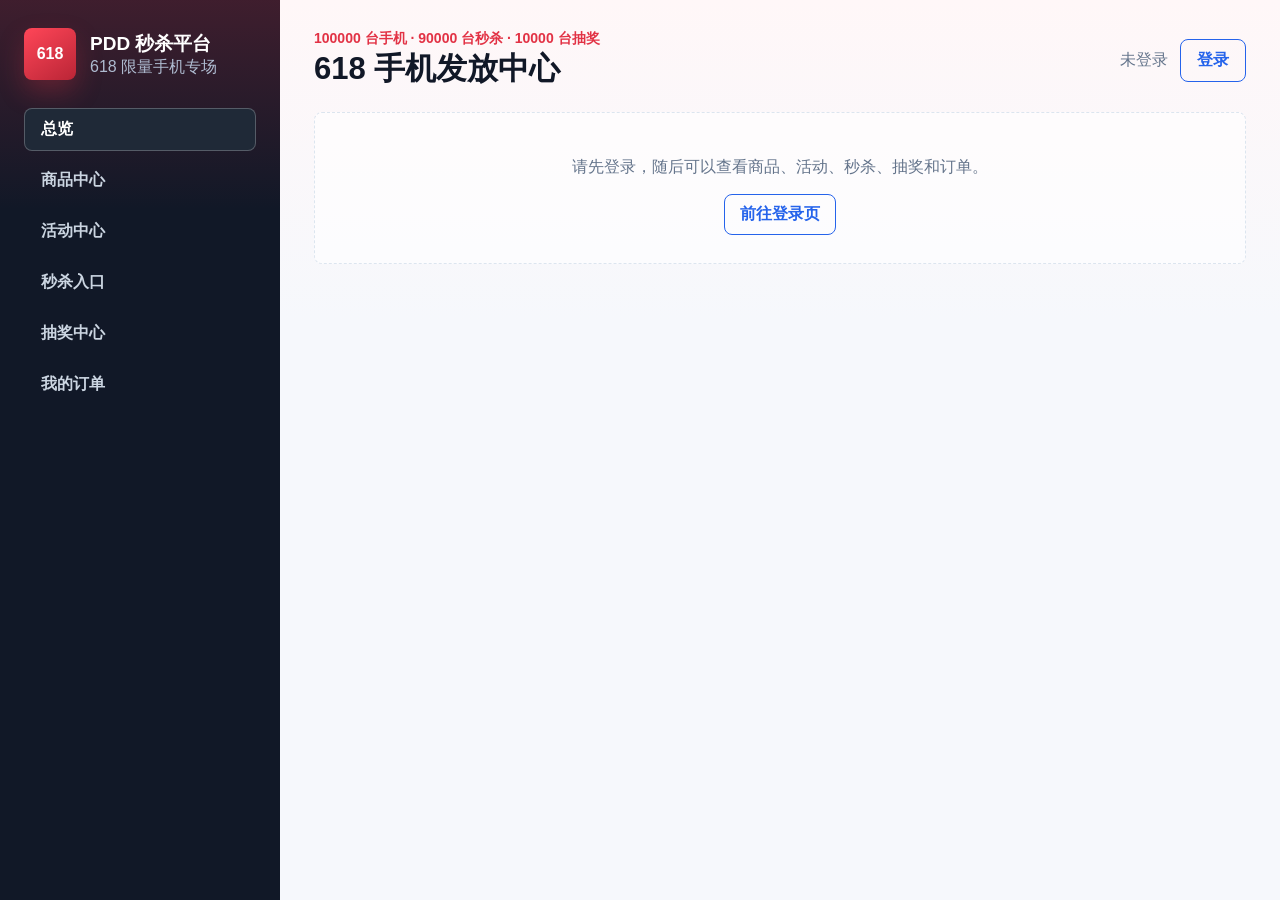
<file: pdd-web/index.html>
<!doctype html>
<html lang="zh-CN">
<head>
    <meta charset="UTF-8">
    <meta name="viewport" content="width=device-width, initial-scale=1.0">
    <title>PDD 618 秒杀抽奖平台</title>
    <link rel="stylesheet" href="./styles.css">
</head>
<body>
<div class="shell">
    <aside class="sidebar">
        <div class="brand">
            <div class="brand-mark">618</div>
            <div>
                <h1>PDD 秒杀平台</h1>
                <p>618 限量手机专场</p>
            </div>
        </div>

        <nav class="nav" aria-label="主导航">
            <button class="nav-item active" data-route="dashboard">总览</button>
            <button class="nav-item" data-route="products">商品中心</button>
            <button class="nav-item" data-route="activities">活动中心</button>
            <button class="nav-item" data-route="seckill">秒杀入口</button>
            <button class="nav-item" data-route="lottery">抽奖中心</button>
            <button class="nav-item" data-route="orders">我的订单</button>
        </nav>

    </aside>

    <main class="main">
        <header class="topbar">
            <div>
                <p id="pageSubtitle" class="eyebrow">100000 台手机 · 90000 台秒杀 · 10000 台抽奖</p>
                <h2 id="pageTitle">618 手机发放中心</h2>
            </div>
            <div class="user-box">
                <span id="loginState">未登录</span>
                <button id="loginPageBtn" class="secondary-button">登录</button>
                <button id="logoutBtn" class="secondary-button hidden">退出</button>
            </div>
        </header>

        <section id="appView" class="view-host"></section>
        <div id="toast" class="toast hidden"></div>
    </main>
</div>

<script src="./src/core/constants.js"></script>
<script src="./src/core/utils.js"></script>
<script src="./src/core/state.js"></script>
<script src="./src/core/http.js"></script>
<script src="./src/core/components.js"></script>
<script src="./src/api/authApi.js"></script>
<script src="./src/api/productApi.js"></script>
<script src="./src/api/activityApi.js"></script>
<script src="./src/api/seckillApi.js"></script>
<script src="./src/api/lotteryApi.js"></script>
<script src="./src/api/orderApi.js"></script>
<script src="./src/core/router.js"></script>
<script src="./src/pages/dashboardPage.js"></script>
<script src="./src/pages/productsPage.js"></script>
<script src="./src/pages/activitiesPage.js"></script>
<script src="./src/pages/seckillPage.js"></script>
<script src="./src/pages/lotteryPage.js"></script>
<script src="./src/pages/ordersPage.js"></script>
<script src="./src/pages/opsPage.js"></script>
<script src="./src/pages/topologyPage.js"></script>
<script src="./app.js"></script>
</body>
</html>
</file>
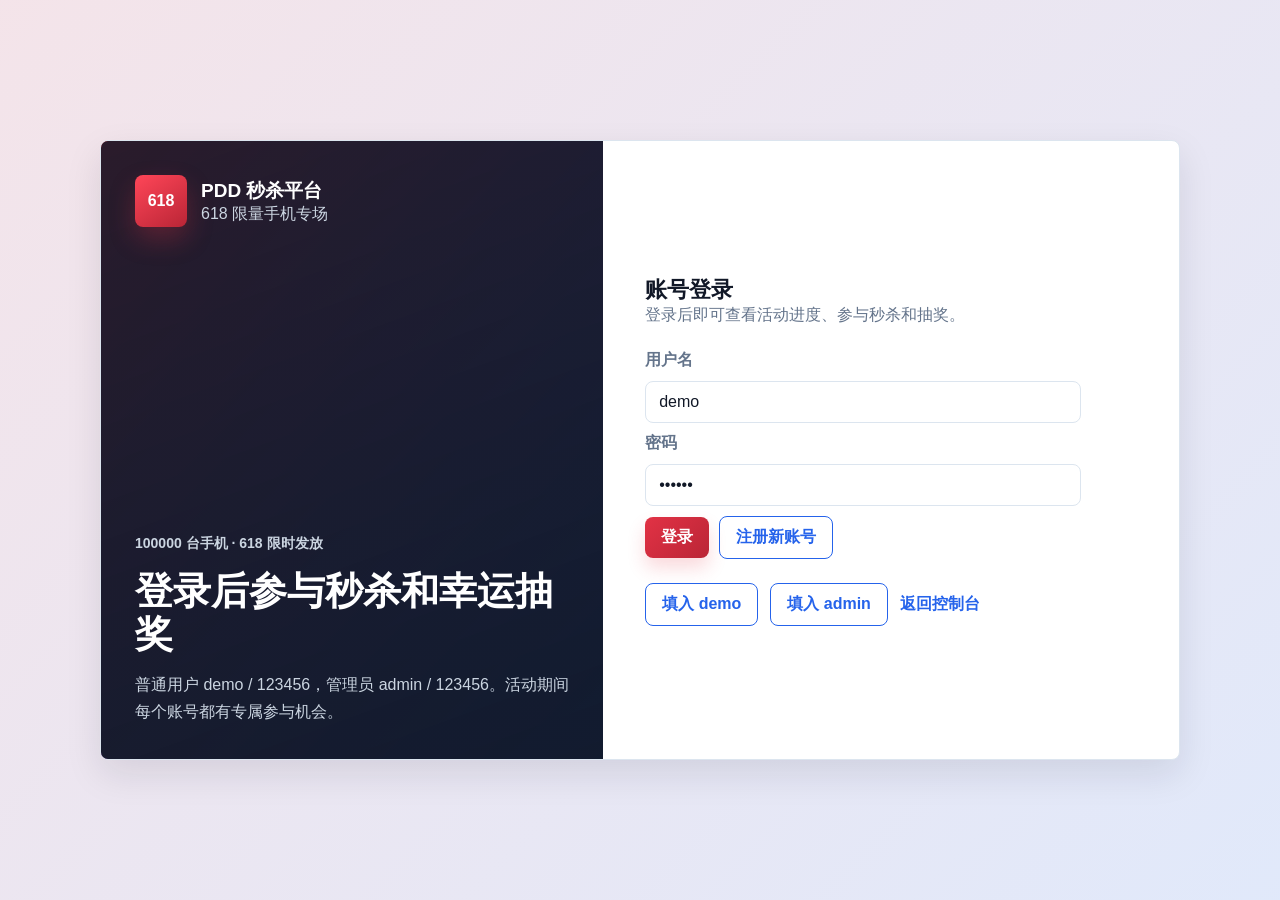
<file: pdd-web/login.html>
<!doctype html>
<html lang="zh-CN">
<head>
    <meta charset="UTF-8">
    <meta name="viewport" content="width=device-width, initial-scale=1.0">
    <title>PDD 618 登录</title>
    <link rel="stylesheet" href="./styles.css">
</head>
<body class="login-page">
<main class="login-shell">
    <section class="login-visual">
        <div class="brand">
            <div class="brand-mark">618</div>
            <div>
                <h1>PDD 秒杀平台</h1>
                <p>618 限量手机专场</p>
            </div>
        </div>
        <div class="login-copy">
            <p class="eyebrow">100000 台手机 · 618 限时发放</p>
            <h2>登录后参与秒杀和幸运抽奖</h2>
            <p>普通用户 demo / 123456，管理员 admin / 123456。活动期间每个账号都有专属参与机会。</p>
        </div>
    </section>

    <section class="login-card">
        <div class="section-title">
            <div>
                <h3>账号登录</h3>
                <p>登录后即可查看活动进度、参与秒杀和抽奖。</p>
            </div>
        </div>

        <div class="login-form">
            <label for="username">用户名</label>
            <input id="username" value="demo" autocomplete="username">

            <label for="password">密码</label>
            <input id="password" type="password" value="123456" autocomplete="current-password">

            <div class="actions">
                <button id="loginBtn">登录</button>
                <button id="registerBtn" class="secondary-button">注册新账号</button>
            </div>
        </div>

        <div class="quick-login">
            <button class="secondary-button" data-account="demo">填入 demo</button>
            <button class="secondary-button" data-account="admin">填入 admin</button>
            <a class="inline-link" href="./index.html">返回控制台</a>
        </div>

        <div id="toast" class="toast hidden"></div>
    </section>
</main>

<script src="./src/core/constants.js"></script>
<script src="./src/core/utils.js"></script>
<script src="./src/core/state.js"></script>
<script src="./src/core/http.js"></script>
<script src="./src/api/authApi.js"></script>
<script src="./login.js"></script>
</body>
</html>
</file>
<file: pdd-web/styles.css>
:root {
    --bg: #f6f8fc;
    --surface: #ffffff;
    --surface-soft: #eef3f8;
    --ink: #111827;
    --muted: #64748b;
    --line: #dce5ef;
    --red: #e23245;
    --red-dark: #ba2536;
    --blue: #2563eb;
    --green: #10936f;
    --gold: #d99009;
    --cyan: #0891b2;
    --sidebar: #111827;
    --sidebar-soft: #1f2937;
    --shadow: 0 14px 36px rgba(17, 24, 39, 0.10);
    --soft-shadow: 0 8px 22px rgba(17, 24, 39, 0.07);
}

* {
    box-sizing: border-box;
}

body {
    margin: 0;
    min-height: 100vh;
    background:
        linear-gradient(180deg, #fff7f8 0, #f6f8fc 320px),
        var(--bg);
    color: var(--ink);
    font-family: "Inter", "Microsoft YaHei", Arial, sans-serif;
}

button,
input,
a {
    font: inherit;
}

button {
    min-height: 40px;
    border: 0;
    border-radius: 8px;
    background: linear-gradient(135deg, var(--red), var(--red-dark));
    color: #fff;
    padding: 10px 16px;
    cursor: pointer;
    font-weight: 800;
    box-shadow: 0 10px 18px rgba(226, 50, 69, 0.18);
    transition: transform 0.16s ease, box-shadow 0.16s ease, opacity 0.16s ease;
}

button:hover {
    transform: translateY(-1px);
    box-shadow: 0 14px 24px rgba(226, 50, 69, 0.22);
}

button:disabled {
    cursor: not-allowed;
    opacity: 0.55;
    transform: none;
}

input {
    width: 100%;
    border: 1px solid var(--line);
    border-radius: 8px;
    background: #fff;
    color: var(--ink);
    padding: 11px 13px;
    outline: none;
}

input:focus {
    border-color: var(--blue);
    box-shadow: 0 0 0 3px rgba(37, 99, 235, 0.12);
}

.shell {
    display: grid;
    grid-template-columns: 280px minmax(0, 1fr);
    min-height: 100vh;
}

.sidebar {
    position: sticky;
    top: 0;
    height: 100vh;
    overflow: auto;
    background:
        linear-gradient(180deg, rgba(226, 50, 69, 0.22), transparent 210px),
        var(--sidebar);
    color: #fff;
    padding: 28px 24px;
}

.brand {
    display: flex;
    gap: 14px;
    align-items: center;
    margin-bottom: 28px;
}

.brand-mark {
    display: grid;
    width: 52px;
    height: 52px;
    place-items: center;
    border-radius: 8px;
    background: linear-gradient(145deg, #ff4658, var(--red-dark));
    font-weight: 900;
    box-shadow: 0 12px 26px rgba(226, 50, 69, 0.28);
}

.brand h1,
.brand p,
.topbar h2,
.topbar p,
.auth-panel h3,
.auth-panel p,
.section-title h3,
.section-title p,
.card h3,
.card p {
    margin: 0;
}

.brand h1 {
    font-size: 19px;
}

.brand p {
    color: #aebbd0;
}

.nav {
    display: grid;
    gap: 8px;
    margin-bottom: 28px;
}

.nav-item {
    background: transparent;
    color: #cbd5e1;
    text-align: left;
    border: 1px solid transparent;
    box-shadow: none;
}

.nav-item.active,
.nav-item:hover {
    background: var(--sidebar-soft);
    border-color: rgba(255, 255, 255, 0.14);
    color: #fff;
    box-shadow: none;
}

.nav-item.active {
    border-color: rgba(255, 255, 255, 0.24);
}

.main {
    position: relative;
    padding: 30px 34px;
}

.topbar {
    display: flex;
    align-items: center;
    justify-content: space-between;
    gap: 20px;
    margin-bottom: 22px;
}

.eyebrow {
    color: var(--red);
    font-size: 14px;
    font-weight: 900;
}

.campaign-hero {
    position: relative;
    display: grid;
    grid-template-columns: minmax(0, 1fr) 280px;
    min-height: 280px;
    overflow: hidden;
    border-radius: 8px;
    background:
        linear-gradient(135deg, rgba(17, 24, 39, 0.92), rgba(124, 29, 42, 0.88)),
        linear-gradient(135deg, var(--red), var(--blue));
    color: #fff;
    box-shadow: var(--shadow);
}

.campaign-hero::after {
    content: "";
    position: absolute;
    right: -70px;
    bottom: -120px;
    width: 360px;
    height: 360px;
    border: 1px solid rgba(255, 255, 255, 0.16);
    border-radius: 50%;
}

.hero-copy {
    position: relative;
    z-index: 1;
    display: grid;
    align-content: center;
    gap: 16px;
    padding: 34px;
}

.hero-kicker {
    color: #ffd8df;
    font-size: 14px;
    font-weight: 900;
}

.hero-copy h3 {
    max-width: 620px;
    margin: 0;
    font-size: 42px;
    line-height: 1.1;
    letter-spacing: 0;
}

.hero-copy p {
    max-width: 560px;
    margin: 0;
    color: #f3d8dd;
    line-height: 1.7;
}

.hero-actions {
    display: flex;
    flex-wrap: wrap;
    gap: 12px;
}

.light-button {
    color: #fff;
    border-color: rgba(255, 255, 255, 0.76);
}

.light-button:hover {
    background: rgba(255, 255, 255, 0.14);
}

.hero-phone {
    position: relative;
    z-index: 1;
    display: grid;
    place-items: center;
    padding: 24px;
}

.phone-frame {
    position: relative;
    display: grid;
    width: 156px;
    height: 218px;
    place-items: center;
    border: 7px solid #1f2937;
    border-radius: 26px;
    background: linear-gradient(145deg, #f8fafc, #dbeafe);
    box-shadow: 0 26px 46px rgba(0, 0, 0, 0.25);
}

.phone-camera {
    position: absolute;
    top: 12px;
    width: 42px;
    height: 8px;
    border-radius: 999px;
    background: #111827;
}

.phone-screen {
    display: grid;
    width: 112px;
    height: 150px;
    place-items: center;
    border-radius: 18px;
    background:
        linear-gradient(160deg, rgba(226, 50, 69, 0.16), rgba(37, 99, 235, 0.16)),
        #fff;
    color: var(--red);
    font-size: 34px;
    font-weight: 900;
}

.compact-phone {
    width: 112px;
    height: 158px;
    border-width: 6px;
    border-radius: 22px;
}

.compact-phone .phone-screen {
    width: 78px;
    height: 106px;
    font-size: 24px;
}

.topbar h2 {
    font-size: 31px;
    letter-spacing: 0;
}

.user-box {
    display: flex;
    align-items: center;
    gap: 12px;
    color: var(--muted);
}

.secondary-button {
    background: transparent;
    color: var(--blue);
    border: 1px solid currentColor;
    box-shadow: none;
}

.secondary-button:hover {
    background: rgba(37, 99, 235, 0.08);
    box-shadow: none;
}

.auth-panel,
.card,
.metric,
.table-wrap,
.activity-card,
.system-node,
.flow-step {
    background: var(--surface);
    border: 1px solid var(--line);
    border-radius: 8px;
    box-shadow: var(--soft-shadow);
}

.auth-panel {
    display: flex;
    justify-content: space-between;
    gap: 24px;
    margin-bottom: 22px;
    padding: 18px 22px;
}

.auth-panel p,
.section-title p,
.card p,
.muted,
.empty-state,
.meta-row,
.activity-meta,
.command-help {
    color: var(--muted);
}

.auth-form {
    display: grid;
    grid-template-columns: 180px 180px 96px 96px;
    gap: 12px;
    align-items: center;
}

.view-host {
    display: grid;
    gap: 20px;
}

.page-grid {
    display: grid;
    gap: 20px;
}

.metrics {
    display: grid;
    grid-template-columns: repeat(4, minmax(0, 1fr));
    gap: 16px;
}

.metric {
    display: grid;
    gap: 8px;
    min-height: 124px;
    padding: 18px 20px;
    transition: transform 0.16s ease, box-shadow 0.16s ease;
}

.metric:hover,
.activity-card:hover,
.product-card:hover {
    transform: translateY(-2px);
    box-shadow: var(--shadow);
}

.metric span {
    color: var(--muted);
    font-size: 14px;
}

.metric strong {
    font-size: 30px;
}

.metric small {
    color: var(--muted);
    line-height: 1.45;
}

.section-title {
    display: flex;
    justify-content: space-between;
    align-items: center;
    gap: 16px;
}

.section-title h3 {
    font-size: 22px;
}

.actions {
    display: flex;
    flex-wrap: wrap;
    gap: 10px;
    align-items: center;
}

.activity-tabs {
    display: flex;
    flex-wrap: wrap;
    width: 100%;
    gap: 10px;
}

.activity-tab {
    background: #fff;
    color: var(--ink);
    border: 1px solid var(--line);
    box-shadow: none;
}

.activity-tab.active,
.activity-tab:hover {
    background: rgba(226, 50, 69, 0.08);
    color: var(--red);
    border-color: rgba(226, 50, 69, 0.26);
    box-shadow: none;
}

.centered-actions {
    justify-content: center;
    margin-top: 14px;
}

.link-button,
.inline-link {
    color: var(--blue);
    font-weight: 800;
    text-decoration: none;
}

.link-button {
    display: inline-flex;
    align-items: center;
    min-height: 40px;
    border: 1px solid currentColor;
    border-radius: 8px;
    padding: 9px 15px;
}

.link-button:hover,
.inline-link:hover {
    text-decoration: underline;
}

.card {
    padding: 20px;
}

.card-grid {
    display: grid;
    grid-template-columns: repeat(3, minmax(0, 1fr));
    gap: 16px;
}

.split-grid {
    display: grid;
    grid-template-columns: minmax(0, 1.2fr) minmax(330px, 0.8fr);
    gap: 18px;
}

.activity-list,
.product-list,
.order-list,
.command-list,
.system-grid,
.flow-list {
    display: grid;
    gap: 14px;
}

.product-card,
.activity-card {
    padding: 18px;
}

.product-card {
    display: grid;
    gap: 14px;
    transition: transform 0.16s ease, box-shadow 0.16s ease;
}

.product-showcase {
    grid-template-columns: 240px minmax(0, 1fr);
    align-items: center;
}

.product-media {
    position: relative;
    display: grid;
    min-height: 250px;
    place-items: center;
    overflow: hidden;
    border-radius: 8px;
    background:
        linear-gradient(145deg, rgba(226, 50, 69, 0.07), rgba(37, 99, 235, 0.11)),
        #f8fafc;
}

.product-info {
    display: grid;
    gap: 14px;
}

.product-price {
    color: var(--red);
    font-size: 34px;
    font-weight: 900;
}

.product-phone-photo {
    position: relative;
    width: 116px;
    height: 208px;
    border-radius: 28px;
    background:
        linear-gradient(145deg, rgba(255, 255, 255, 0.20), transparent 34%),
        linear-gradient(155deg, #f7d9df, #e23245 48%, #7f1d2d);
    box-shadow: 0 24px 46px rgba(127, 29, 45, 0.28);
}

.product-phone-photo::before {
    content: "";
    position: absolute;
    top: 16px;
    left: 15px;
    width: 56px;
    height: 56px;
    border-radius: 18px;
    background: rgba(255, 255, 255, 0.22);
    box-shadow: inset 0 0 0 1px rgba(255, 255, 255, 0.28);
}

.product-phone-photo::after {
    content: "";
    position: absolute;
    inset: 7px;
    border: 1px solid rgba(255, 255, 255, 0.26);
    border-radius: 24px;
}

.product-phone-photo span,
.product-laptop-photo span {
    position: absolute;
    right: 0;
    bottom: -34px;
    left: 0;
    color: var(--muted);
    font-size: 13px;
    font-weight: 900;
    text-align: center;
}

.phone-lens {
    position: absolute;
    z-index: 1;
    width: 17px;
    height: 17px;
    border: 3px solid rgba(255, 255, 255, 0.58);
    border-radius: 50%;
    background: #111827;
}

.lens-one {
    top: 25px;
    left: 24px;
}

.lens-two {
    top: 25px;
    left: 50px;
}

.lens-three {
    top: 51px;
    left: 37px;
}

.product-laptop-photo {
    position: relative;
    width: 210px;
    height: 142px;
    margin-bottom: 24px;
}

.laptop-screen {
    position: absolute;
    top: 0;
    right: 18px;
    left: 18px;
    height: 122px;
    border: 6px solid #cbd5e1;
    border-radius: 8px 8px 5px 5px;
    background:
        linear-gradient(145deg, rgba(255, 255, 255, 0.18), transparent 34%),
        linear-gradient(135deg, #0f172a, #24527a 50%, #0f766e);
    box-shadow: 0 22px 42px rgba(15, 23, 42, 0.25);
}

.laptop-base {
    position: absolute;
    right: 0;
    bottom: 0;
    left: 0;
    height: 18px;
    border-radius: 0 0 14px 14px;
    background: linear-gradient(180deg, #eef3f8, #aebbd0);
}

.laptop-base::after {
    content: "";
    position: absolute;
    top: 3px;
    left: 50%;
    width: 48px;
    height: 4px;
    border-radius: 999px;
    background: #7d8ca3;
    transform: translateX(-50%);
}

.price-board {
    display: grid;
    grid-template-columns: repeat(3, minmax(0, 1fr));
    gap: 10px;
}

.price-board > div,
.coupon-control {
    border: 1px solid var(--line);
    border-radius: 8px;
    background: #fff;
    padding: 12px;
}

.price-board span,
.coupon-control span {
    display: block;
    color: var(--muted);
    font-size: 12px;
    font-weight: 900;
}

.price-board strong {
    display: block;
    margin-top: 5px;
    color: var(--ink);
    font-size: 22px;
}

.price-board small {
    display: block;
    margin-top: 4px;
    color: var(--muted);
    line-height: 1.35;
}

.final-price-box {
    background:
        linear-gradient(145deg, rgba(226, 50, 69, 0.08), rgba(217, 144, 9, 0.12)),
        #fff;
}

.final-price-box strong {
    color: var(--red);
}

.coupon-control {
    display: grid;
    grid-template-columns: auto minmax(180px, 1fr);
    gap: 12px;
    align-items: center;
}

.coupon-control select {
    min-height: 40px;
    border: 1px solid var(--line);
    border-radius: 8px;
    background: #f8fafc;
    color: var(--ink);
    padding: 8px 10px;
    font-weight: 800;
    outline: none;
}

.coupon-control select:focus {
    border-color: var(--blue);
    box-shadow: 0 0 0 3px rgba(37, 99, 235, 0.12);
}

.product-title,
.activity-title,
.order-title {
    display: flex;
    align-items: center;
    justify-content: space-between;
    gap: 12px;
}

.product-title h4,
.activity-title h4,
.order-title h4 {
    margin: 0;
    font-size: 18px;
}

.activity-card {
    display: grid;
    grid-template-columns: minmax(0, 1fr) auto;
    gap: 16px;
    align-items: center;
    transition: transform 0.16s ease, box-shadow 0.16s ease, border-color 0.16s ease;
}

.customer-activity-card {
    border-color: rgba(226, 50, 69, 0.10);
    background:
        linear-gradient(90deg, rgba(226, 50, 69, 0.035), rgba(37, 99, 235, 0.035)),
        #fff;
}

.activity-meta,
.meta-row {
    display: flex;
    flex-wrap: wrap;
    gap: 10px 14px;
    font-size: 14px;
}

.badge,
.status-pill {
    display: inline-flex;
    align-items: center;
    min-height: 26px;
    border-radius: 999px;
    padding: 4px 10px;
    font-size: 12px;
    font-weight: 900;
    white-space: nowrap;
}

.badge.seckill {
    background: rgba(226, 50, 69, 0.10);
    color: var(--red);
}

.badge.lottery {
    background: rgba(37, 99, 235, 0.10);
    color: var(--blue);
}

.badge.service {
    background: rgba(8, 145, 178, 0.10);
    color: var(--cyan);
}

.badge.mq {
    background: rgba(217, 144, 9, 0.13);
    color: var(--gold);
}

.status-pill.live {
    background: rgba(16, 147, 111, 0.12);
    color: var(--green);
}

.status-pill.pending {
    background: rgba(217, 144, 9, 0.13);
    color: #9a6100;
}

.status-pill.ended,
.status-pill.closed {
    background: rgba(100, 116, 139, 0.14);
    color: var(--muted);
}

.progress {
    display: grid;
    gap: 7px;
}

.progress-track {
    width: 100%;
    height: 9px;
    overflow: hidden;
    border-radius: 999px;
    background: #e8eef6;
}

.progress-bar {
    height: 100%;
    border-radius: 999px;
    background: linear-gradient(90deg, var(--red), var(--gold));
}

.progress-label {
    display: flex;
    justify-content: space-between;
    gap: 12px;
    color: var(--muted);
    font-size: 13px;
}

.table-wrap {
    overflow: auto;
}

table {
    width: 100%;
    border-collapse: collapse;
}

th,
td {
    border-bottom: 1px solid var(--line);
    padding: 12px;
    text-align: left;
    white-space: nowrap;
}

th {
    background: var(--surface-soft);
    color: var(--muted);
    font-size: 13px;
}

.empty-state {
    border: 1px dashed var(--line);
    border-radius: 8px;
    background: rgba(255, 255, 255, 0.62);
    padding: 28px;
    text-align: center;
}

.loading {
    color: var(--muted);
    padding: 28px;
}

.seckill-panel {
    display: grid;
    grid-template-columns: minmax(0, 1fr) 320px;
    gap: 18px;
}

.countdown-grid {
    display: grid;
    grid-template-columns: repeat(4, minmax(0, 1fr));
    gap: 10px;
}

.countdown-item {
    border: 1px solid var(--line);
    border-radius: 8px;
    background: var(--surface-soft);
    padding: 14px;
    text-align: center;
}

.countdown-item strong {
    display: block;
    font-size: 28px;
}

.lottery-layout {
    display: grid;
    grid-template-columns: minmax(440px, 0.9fr) minmax(340px, 1fr);
    gap: 20px;
    align-items: start;
}

.lottery-card {
    display: grid;
    align-content: start;
    justify-items: center;
    gap: 18px;
    overflow: hidden;
}

.lottery-card .activity-tabs {
    align-items: center;
    align-self: stretch;
}

.lottery-card .activity-tab {
    flex: 0 1 auto;
}

.lottery-sidebar {
    display: grid;
    align-content: start;
    gap: 20px;
}

.lottery-sidebar .metrics {
    grid-template-columns: repeat(2, minmax(0, 1fr));
}

.board-stage {
    position: relative;
    display: grid;
    width: min(660px, 100%);
    place-items: center;
    padding: 10px;
}

.lottery-board {
    display: grid;
    grid-template-columns: repeat(var(--board-size), minmax(0, 1fr));
    grid-template-rows: repeat(var(--board-size), minmax(0, 1fr));
    width: 100%;
    max-width: 620px;
    aspect-ratio: 1;
    gap: clamp(7px, 1.4vw, 12px);
    border: 1px solid rgba(220, 229, 239, 0.92);
    border-radius: 8px;
    background:
        linear-gradient(145deg, rgba(255, 255, 255, 0.96), rgba(239, 246, 255, 0.92)),
        #fff;
    padding: clamp(10px, 2vw, 18px);
    box-shadow: 0 24px 46px rgba(17, 24, 39, 0.14);
}

.lottery-wheel-shell {
    position: relative;
    display: grid;
    width: min(540px, 100%);
    aspect-ratio: 1;
    place-items: center;
    padding: clamp(12px, 2vw, 18px);
}

.wheel-pointer {
    position: absolute;
    top: 2px;
    z-index: 3;
    width: 0;
    height: 0;
    border-right: 18px solid transparent;
    border-left: 18px solid transparent;
    border-top: 34px solid var(--red);
    filter: drop-shadow(0 8px 14px rgba(226, 50, 69, 0.24));
}

.lottery-wheel {
    position: relative;
    width: 100%;
    height: 100%;
    overflow: hidden;
    border: 12px solid #fff;
    border-radius: 50%;
    box-shadow: 0 26px 54px rgba(17, 24, 39, 0.18), inset 0 0 0 1px rgba(17, 24, 39, 0.08);
    transition: transform 2.6s cubic-bezier(0.12, 0.68, 0.12, 1);
}

.lottery-wheel::before {
    content: "";
    position: absolute;
    inset: 10px;
    border: 1px solid rgba(255, 255, 255, 0.54);
    border-radius: 50%;
    pointer-events: none;
}

.wheel-labels {
    position: absolute;
    inset: 0;
}

.wheel-slice-label {
    position: absolute;
    top: 50%;
    left: 50%;
    display: grid;
    width: 100px;
    justify-items: center;
    gap: 4px;
    color: #fff;
    text-align: center;
    text-shadow: 0 2px 8px rgba(17, 24, 39, 0.32);
    transform: translate(-50%, -50%) rotate(var(--slice-rotate)) translateY(-120px) rotate(calc(-1 * var(--slice-rotate)));
}

.wheel-slice-label span {
    font-size: 12px;
    font-weight: 900;
}

.wheel-slice-label strong {
    font-size: 15px;
    line-height: 1.12;
    overflow-wrap: anywhere;
}

.wheel-slice-label.winner strong {
    color: #fff7ad;
}

.wheel-center {
    position: absolute;
    inset: 50%;
    z-index: 2;
    display: grid;
    width: min(178px, 38%);
    aspect-ratio: 1;
    place-items: center;
    align-content: center;
    gap: 6px;
    border: 8px solid #fff;
    border-radius: 50%;
    background: linear-gradient(145deg, #fff7ed, #fff);
    color: var(--ink);
    padding: 16px;
    text-align: center;
    box-shadow: 0 16px 34px rgba(17, 24, 39, 0.22);
    transform: translate(-50%, -50%);
}

.wheel-center strong {
    color: var(--red);
    font-size: 34px;
    line-height: 1;
}

.wheel-center span {
    color: var(--muted);
    font-size: 12px;
    font-weight: 900;
}

.wheel-spin-button {
    width: min(126px, 100%);
    min-height: 38px;
    padding: 8px 12px;
    background: linear-gradient(135deg, var(--red), var(--gold));
    box-shadow: 0 12px 22px rgba(226, 50, 69, 0.22);
}

.lottery-board-cell,
.board-center {
    min-width: 0;
    border-radius: 8px;
}

.lottery-board-cell {
    display: grid;
    align-content: center;
    gap: 5px;
    min-height: 0;
    border: 1px solid rgba(220, 229, 239, 0.92);
    background: #fff;
    padding: clamp(7px, 1.2vw, 12px);
    text-align: center;
    box-shadow: inset 0 1px 0 rgba(255, 255, 255, 0.7), 0 8px 18px rgba(17, 24, 39, 0.06);
    transition: transform 0.12s ease, border-color 0.12s ease, box-shadow 0.12s ease, background 0.12s ease;
}

.lottery-board-cell span,
.lottery-board-cell small {
    overflow: hidden;
    color: var(--muted);
    font-size: 12px;
    font-weight: 900;
    text-overflow: ellipsis;
    white-space: nowrap;
}

.lottery-board-cell strong {
    overflow-wrap: anywhere;
    color: var(--ink);
    font-size: 17px;
    line-height: 1.15;
}

.lottery-board-cell small {
    font-size: 11px;
}

.prize-cell-0 { background: linear-gradient(160deg, rgba(226, 50, 69, 0.10), #fff); }
.prize-cell-1 { background: linear-gradient(160deg, rgba(37, 99, 235, 0.10), #fff); }
.prize-cell-2 { background: linear-gradient(160deg, rgba(16, 147, 111, 0.10), #fff); }
.prize-cell-3 { background: linear-gradient(160deg, rgba(217, 144, 9, 0.13), #fff); }
.prize-cell-4 { background: linear-gradient(160deg, rgba(8, 145, 178, 0.11), #fff); }
.prize-cell-5 { background: linear-gradient(160deg, rgba(124, 58, 237, 0.09), #fff); }

.board-filler {
    background: repeating-linear-gradient(135deg, #f8fafc 0 9px, #eef3f8 9px 18px);
}

.lottery-board-cell.active,
.lottery-board-cell.winner {
    border-color: rgba(226, 50, 69, 0.72);
    background: linear-gradient(145deg, #fff7ed, #fff);
    box-shadow: 0 0 0 3px rgba(226, 50, 69, 0.16), 0 16px 26px rgba(226, 50, 69, 0.18);
    transform: translateY(-2px) scale(1.03);
}

.lottery-board-cell.active span,
.lottery-board-cell.active strong,
.lottery-board-cell.active small,
.lottery-board-cell.winner span,
.lottery-board-cell.winner strong,
.lottery-board-cell.winner small {
    color: var(--red);
}

.lottery-board-cell.winner {
    animation: boardWin 0.62s ease-in-out 2;
}

.board-center {
    display: grid;
    place-items: center;
    align-content: center;
    gap: 10px;
    border: 1px solid rgba(17, 24, 39, 0.08);
    background:
        linear-gradient(145deg, rgba(17, 24, 39, 0.94), rgba(31, 41, 55, 0.96)),
        var(--ink);
    color: #fff;
    padding: clamp(14px, 2.2vw, 22px);
    text-align: center;
    box-shadow: inset 0 0 0 1px rgba(255, 255, 255, 0.08);
}

.featured-prize {
    min-width: 0;
    width: 100%;
}

.featured-prize {
    position: relative;
    display: grid;
    justify-items: center;
    gap: 5px;
    border: 1px solid rgba(255, 255, 255, 0.14);
    border-radius: 8px;
    background:
        linear-gradient(145deg, rgba(226, 50, 69, 0.30), rgba(217, 144, 9, 0.18)),
        rgba(255, 255, 255, 0.06);
    padding: 10px;
    box-shadow: inset 0 0 0 1px rgba(255, 255, 255, 0.06), 0 14px 28px rgba(0, 0, 0, 0.22);
}

.featured-prize::before {
    content: "";
    position: absolute;
    inset: 8px;
    border: 1px solid rgba(255, 255, 255, 0.10);
    border-radius: 8px;
    pointer-events: none;
}

.featured-prize span,
.featured-prize strong,
.featured-prize small {
    display: block;
}

.featured-prize span {
    color: #ffd9a3;
    font-size: 12px;
    font-weight: 900;
}

.featured-prize strong {
    color: #fff;
    font-size: 25px;
    line-height: 1.1;
}

.featured-prize small {
    max-width: 100%;
    color: #cbd5e1;
    font-size: 12px;
    line-height: 1.35;
}

.featured-prize.active,
.featured-prize.winner {
    border-color: rgba(255, 216, 128, 0.88);
    box-shadow: 0 0 0 4px rgba(217, 144, 9, 0.22), 0 20px 38px rgba(217, 144, 9, 0.24);
    animation: grandWin 0.7s ease-in-out 2;
}

.board-mark {
    display: grid;
    width: 82px;
    height: 82px;
    place-items: center;
    border-radius: 8px;
    background: linear-gradient(145deg, #ff4658, var(--red-dark));
    font-size: 26px;
    font-weight: 900;
}

.macbook-visual {
    position: relative;
    width: 132px;
    aspect-ratio: 1.55;
    border: 4px solid #d8e2ee;
    border-radius: 8px 8px 5px 5px;
    background:
        linear-gradient(160deg, rgba(37, 99, 235, 0.44), rgba(16, 147, 111, 0.22)),
        linear-gradient(145deg, #101827, #263244);
    box-shadow: 0 14px 26px rgba(0, 0, 0, 0.30);
}

.macbook-visual::before {
    content: "";
    position: absolute;
    right: 16%;
    bottom: 18%;
    left: 16%;
    height: 32%;
    border-radius: 50%;
    background: rgba(255, 255, 255, 0.18);
}

.macbook-visual::after {
    content: "";
    position: absolute;
    right: -12%;
    bottom: -14px;
    left: -12%;
    height: 12px;
    border-radius: 0 0 8px 8px;
    background: linear-gradient(180deg, #eef3f8, #aebbd0);
}

.macbook-visual span {
    position: absolute;
    bottom: -8px;
    left: 50%;
    width: 28%;
    height: 4px;
    border-radius: 999px;
    background: #7d8ca3;
    transform: translateX(-50%);
}

.board-spin-button {
    min-width: min(168px, 100%);
    background: linear-gradient(135deg, var(--red), var(--gold));
    box-shadow: 0 16px 32px rgba(226, 50, 69, 0.26);
    font-size: 17px;
}

.result-box {
    width: 100%;
    min-height: 62px;
    border: 1px solid rgba(37, 99, 235, 0.14);
    border-radius: 8px;
    background: #f7fafc;
    padding: 16px;
    text-align: center;
    font-weight: 900;
}

.winner-ticker {
    display: grid;
    gap: 12px;
    width: 100%;
    border: 1px solid rgba(21, 162, 118, 0.28);
    border-radius: 8px;
    background:
        linear-gradient(135deg, rgba(7, 27, 24, 0.96), rgba(12, 39, 34, 0.98)),
        #071b18;
    color: #d8fff4;
    padding: 16px;
    box-shadow: inset 0 0 22px rgba(21, 162, 118, 0.14), 0 18px 34px rgba(17, 24, 39, 0.10);
}

.winner-ticker-head {
    display: flex;
    align-items: center;
    justify-content: space-between;
    gap: 12px;
}

.winner-ticker-head span,
.winner-ticker-head small {
    color: #5eead4;
    font-size: 12px;
    font-weight: 900;
}

.winner-ticker-head strong {
    display: block;
    margin-top: 4px;
    color: #fff;
    font-size: 19px;
}

.winner-feed-list {
    display: grid;
    gap: 8px;
}

.winner-feed-row,
.winner-feed-empty {
    display: grid;
    grid-template-columns: 76px minmax(0, 1fr) 54px;
    gap: 10px;
    align-items: center;
    min-height: 42px;
    border: 1px solid rgba(94, 234, 212, 0.16);
    border-radius: 8px;
    background: rgba(255, 255, 255, 0.055);
    padding: 9px 10px;
}

.winner-feed-row.latest {
    border-color: rgba(245, 163, 19, 0.48);
    background: rgba(245, 163, 19, 0.10);
}

.winner-feed-level {
    color: #ffd9a3;
    font-size: 12px;
    font-weight: 900;
}

.winner-feed-row strong {
    overflow-wrap: anywhere;
    color: #f8fafc;
    font-size: 14px;
}

.winner-feed-row small {
    color: #9fb8b2;
    font-size: 12px;
    font-weight: 800;
    text-align: right;
}

.winner-feed-empty {
    display: block;
    color: #9fb8b2;
    text-align: center;
}

.prize-list {
    display: grid;
    gap: 12px;
}

.prize-item {
    display: grid;
    grid-template-columns: 14px minmax(0, 1fr);
    gap: 12px;
    align-items: start;
    border: 1px solid var(--line);
    border-radius: 8px;
    background: #fff;
    padding: 14px;
}

.prize-dot {
    width: 14px;
    height: 14px;
    margin-top: 4px;
    border-radius: 50%;
}

.prize-dot-0 { background: #e23245; }
.prize-dot-1 { background: #2563eb; }
.prize-dot-2 { background: #10936f; }
.prize-dot-3 { background: #d99009; }

@keyframes boardWin {
    50% {
        box-shadow: 0 0 0 6px rgba(226, 50, 69, 0.18), 0 22px 34px rgba(226, 50, 69, 0.22);
        transform: translateY(-3px) scale(1.06);
    }
}

@keyframes grandWin {
    50% {
        transform: translateY(-2px) scale(1.03);
    }
}

.command-card {
    display: grid;
    gap: 10px;
    border: 1px solid var(--line);
    border-radius: 8px;
    background: #fff;
    padding: 16px;
}

.command-card h4 {
    margin: 0;
}

.command-card pre {
    margin: 0;
    overflow: auto;
    border-radius: 8px;
    background: #101827;
    color: #e5edf7;
    padding: 14px;
}

.system-node {
    display: grid;
    gap: 10px;
    padding: 16px;
}

.system-node strong {
    font-size: 17px;
}

.flow-step {
    display: grid;
    grid-template-columns: 42px minmax(0, 1fr);
    gap: 14px;
    padding: 16px;
}

.step-index {
    display: grid;
    width: 42px;
    height: 42px;
    place-items: center;
    border-radius: 8px;
    background: var(--surface-soft);
    color: var(--blue);
    font-weight: 900;
}

.toast {
    position: fixed;
    right: 24px;
    bottom: 24px;
    z-index: 30;
    max-width: 420px;
    border-radius: 8px;
    background: #111827;
    color: #fff;
    padding: 14px 16px;
    box-shadow: var(--shadow);
}

.toast.success {
    background: var(--green);
}

.toast.error {
    background: var(--red);
}

.hidden {
    display: none !important;
}

.login-page {
    display: grid;
    min-height: 100vh;
    place-items: center;
    background:
        linear-gradient(135deg, rgba(226, 50, 69, 0.10), rgba(37, 99, 235, 0.10)),
        var(--bg);
}

.login-shell {
    display: grid;
    grid-template-columns: minmax(360px, 0.9fr) minmax(360px, 520px);
    width: min(1080px, calc(100vw - 40px));
    min-height: 620px;
    overflow: hidden;
    border: 1px solid var(--line);
    border-radius: 8px;
    background: var(--surface);
    box-shadow: var(--shadow);
}

.login-visual {
    display: grid;
    align-content: space-between;
    padding: 34px;
    background:
        linear-gradient(160deg, rgba(17, 24, 39, 0.88), rgba(17, 24, 39, 0.96)),
        linear-gradient(135deg, var(--red), var(--blue));
    color: #fff;
}

.login-visual .brand {
    margin: 0;
}

.login-visual .brand p,
.login-copy p {
    color: #cbd5e1;
}

.login-copy {
    display: grid;
    gap: 14px;
}

.login-copy h2 {
    margin: 0;
    max-width: 560px;
    font-size: 38px;
    line-height: 1.14;
    letter-spacing: 0;
}

.login-copy p {
    margin: 0;
    max-width: 520px;
    line-height: 1.7;
}

.login-card {
    display: grid;
    align-content: center;
    gap: 24px;
    padding: 42px;
}

.login-form {
    display: grid;
    gap: 10px;
}

.login-form label {
    color: var(--muted);
    font-weight: 800;
}

.quick-login {
    display: flex;
    flex-wrap: wrap;
    gap: 12px;
    align-items: center;
}

/* ---- Product grid ---- */
.product-grid {
    display: grid;
    grid-template-columns: repeat(auto-fill, minmax(320px, 1fr));
    gap: 16px;
}

.product-grid-card {
    display: grid;
    gap: 14px;
    background: var(--surface);
    border: 1px solid var(--line);
    border-radius: 8px;
    padding: 20px;
    box-shadow: var(--soft-shadow);
    transition: transform 0.16s ease, box-shadow 0.16s ease;
}

.product-grid-card:hover {
    transform: translateY(-2px);
    box-shadow: var(--shadow);
}

.product-grid-header {
    display: flex;
    align-items: center;
    justify-content: space-between;
    gap: 10px;
}

.product-grid-header h4 {
    margin: 0;
    font-size: 17px;
}

.product-grid-body {
    display: grid;
    gap: 10px;
}

.product-grid-body .price {
    color: var(--red);
    font-size: 28px;
    font-weight: 900;
}

.product-grid-body .desc {
    color: var(--muted);
    font-size: 13px;
    line-height: 1.5;
}

.product-grid-actions {
    display: flex;
    gap: 8px;
    justify-content: flex-end;
}

/* ---- Modal ---- */
.modal-overlay {
    position: fixed;
    inset: 0;
    z-index: 50;
    display: grid;
    place-items: center;
    background: rgba(17, 24, 39, 0.48);
}

.modal-dialog {
    width: min(520px, calc(100vw - 40px));
    max-height: calc(100vh - 80px);
    overflow-y: auto;
    border-radius: 8px;
    background: var(--surface);
    box-shadow: var(--shadow);
    padding: 24px;
}

.modal-header {
    display: flex;
    justify-content: space-between;
    align-items: center;
    margin-bottom: 18px;
}

.modal-header h3 {
    margin: 0;
    font-size: 19px;
}

.modal-body {
    display: grid;
    gap: 14px;
}

.modal-footer {
    display: flex;
    gap: 10px;
    justify-content: flex-end;
    margin-top: 18px;
}

/* ---- Form ---- */
.form-group {
    display: grid;
    gap: 6px;
}

.form-group label {
    color: var(--muted);
    font-weight: 800;
    font-size: 13px;
}

.form-group textarea {
    width: 100%;
    min-height: 80px;
    border: 1px solid var(--line);
    border-radius: 8px;
    padding: 11px 13px;
    font: inherit;
    resize: vertical;
}

.form-group select {
    min-height: 40px;
    border: 1px solid var(--line);
    border-radius: 8px;
    background: #fff;
    padding: 8px 12px;
    font: inherit;
}

.form-row {
    display: grid;
    grid-template-columns: 1fr 1fr;
    gap: 14px;
}

/* ---- Badge variants ---- */
.badge.daily {
    background: rgba(37, 99, 235, 0.10);
    color: var(--blue);
}

.badge.fruit {
    background: rgba(16, 147, 111, 0.12);
    color: var(--green);
}

.badge.digital {
    background: rgba(226, 50, 69, 0.10);
    color: var(--red);
}

/* ---- Danger button ---- */
.danger-button {
    background: transparent;
    color: var(--red);
    border: 1px solid currentColor;
    box-shadow: none;
}

.danger-button:hover {
    background: rgba(226, 50, 69, 0.08);
    box-shadow: none;
}

.small-button {
    min-height: 32px;
    padding: 5px 10px;
    font-size: 13px;
}

@media (max-width: 1160px) {
    .metrics,
    .card-grid,
    .system-grid {
        grid-template-columns: repeat(2, minmax(0, 1fr));
    }

    .split-grid,
    .seckill-panel,
    .lottery-layout {
        grid-template-columns: 1fr;
    }

    .campaign-hero {
        grid-template-columns: 1fr;
    }

    .hero-phone {
        display: none;
    }
}

@media (max-width: 880px) {
    .shell {
        grid-template-columns: 1fr;
    }

    .sidebar {
        position: static;
        height: auto;
    }

    .main {
        padding: 22px 18px;
    }

    .topbar,
    .auth-panel,
    .activity-card,
    .product-title,
    .activity-title,
    .order-title,
    .section-title {
        align-items: stretch;
        flex-direction: column;
        display: flex;
    }

    .auth-form,
    .metrics,
    .card-grid,
    .countdown-grid,
    .system-grid {
        grid-template-columns: 1fr;
    }

    .lottery-sidebar .metrics {
        grid-template-columns: 1fr;
    }

    .board-stage {
        padding: 0;
    }

    .lottery-board {
        gap: 6px;
        padding: 8px;
    }

    .lottery-wheel-shell {
        padding: 8px;
    }

    .lottery-wheel {
        border-width: 8px;
    }

    .wheel-pointer {
        border-right-width: 13px;
        border-left-width: 13px;
        border-top-width: 26px;
    }

    .wheel-slice-label {
        width: 82px;
        transform: translate(-50%, -50%) rotate(var(--slice-rotate)) translateY(-31vw) rotate(calc(-1 * var(--slice-rotate)));
    }

    .wheel-slice-label span {
        font-size: 10px;
    }

    .wheel-slice-label strong {
        font-size: 12px;
    }

    .wheel-center {
        width: min(138px, 42%);
        border-width: 6px;
        padding: 10px;
    }

    .wheel-center strong {
        font-size: 25px;
    }

    .wheel-center span {
        font-size: 10px;
    }

    .wheel-spin-button {
        min-height: 34px;
        padding: 6px 9px;
        font-size: 12px;
    }

    .lottery-board-cell {
        gap: 3px;
        padding: 5px;
    }

    .lottery-board-cell span {
        font-size: 10px;
    }

    .lottery-board-cell strong {
        font-size: 12px;
    }

    .lottery-board-cell small {
        display: none;
    }

    .board-center {
        gap: 8px;
        padding: 10px;
    }

    .featured-prize {
        gap: 4px;
        padding: 8px;
    }

    .featured-prize span,
    .featured-prize small {
        font-size: 10px;
    }

    .featured-prize strong {
        font-size: 16px;
    }

    .winner-ticker {
        padding: 12px;
    }

    .winner-ticker-head {
        align-items: stretch;
        flex-direction: column;
    }

    .winner-feed-row,
    .winner-feed-empty {
        grid-template-columns: 64px minmax(0, 1fr);
    }

    .winner-feed-row small {
        grid-column: 2;
        text-align: left;
    }

    .board-mark {
        width: 54px;
        height: 54px;
        font-size: 20px;
    }

    .macbook-visual {
        width: 92px;
    }

    .hero-copy {
        padding: 26px;
    }

    .hero-copy h3 {
        font-size: 31px;
    }

    .product-showcase {
        grid-template-columns: 1fr;
    }

    .product-media {
        min-height: 220px;
    }

    .price-board {
        grid-template-columns: 1fr;
    }

    .coupon-control {
        grid-template-columns: 1fr;
    }

    .login-shell {
        grid-template-columns: 1fr;
        width: min(100vw - 24px, 620px);
    }

    .login-visual,
    .login-card {
        padding: 26px;
    }

    .login-copy h2 {
        font-size: 30px;
    }
}
</file>
